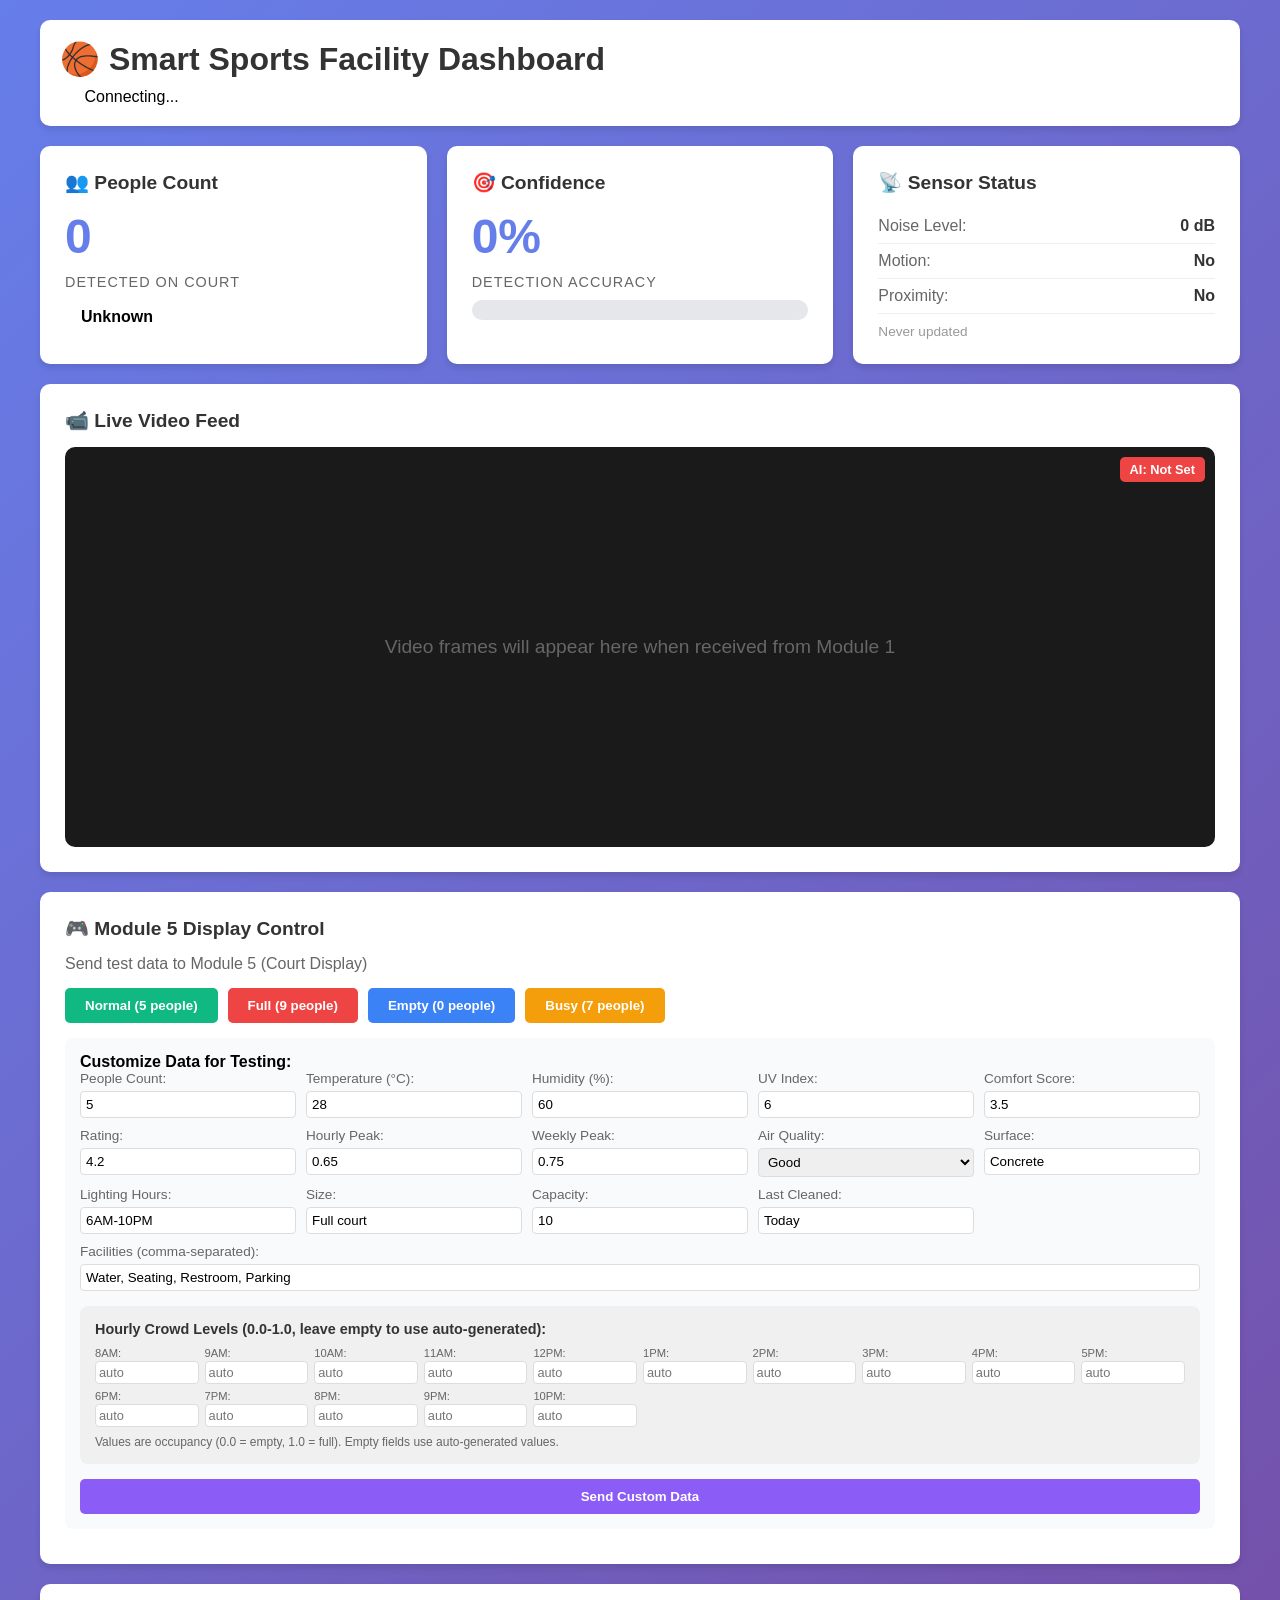
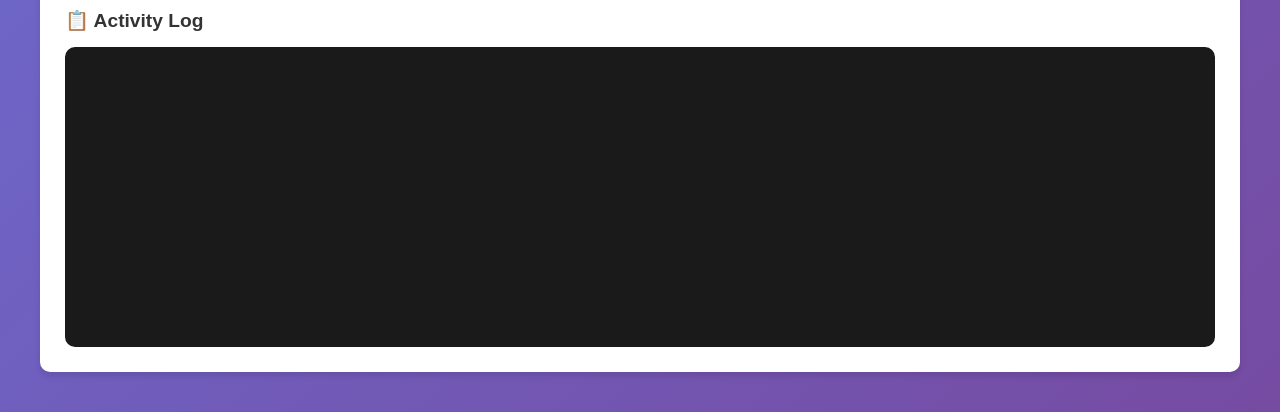
<file: Assignment/templates/dashboard.html>
<!DOCTYPE html>
<html lang="en">
<head>
    <meta charset="UTF-8">
    <meta name="viewport" content="width=device-width, initial-scale=1.0">
    <title>Smart Sports Facility - Dashboard</title>
    <script src="https://cdn.socket.io/4.5.4/socket.io.min.js"></script>
    <style>
        * {
            margin: 0;
            padding: 0;
            box-sizing: border-box;
        }
        
        body {
            font-family: 'Segoe UI', Tahoma, Geneva, Verdana, sans-serif;
            background: linear-gradient(135deg, #667eea 0%, #764ba2 100%);
            min-height: 100vh;
            padding: 20px;
        }
        
        .container {
            max-width: 1200px;
            margin: 0 auto;
        }
        
        .header {
            background: white;
            padding: 20px;
            border-radius: 10px;
            margin-bottom: 20px;
            box-shadow: 0 4px 6px rgba(0,0,0,0.1);
        }
        
        .header h1 {
            color: #333;
            margin-bottom: 10px;
        }
        
        .status-indicator {
            display: inline-block;
            width: 12px;
            height: 12px;
            border-radius: 50%;
            margin-right: 8px;
        }
        
        .status-connected {
            background: #10b981;
            box-shadow: 0 0 10px #10b981;
        }
        
        .status-disconnected {
            background: #ef4444;
        }
        
        .dashboard-grid {
            display: grid;
            grid-template-columns: repeat(auto-fit, minmax(300px, 1fr));
            gap: 20px;
            margin-bottom: 20px;
        }
        
        .card {
            background: white;
            padding: 25px;
            border-radius: 10px;
            box-shadow: 0 4px 6px rgba(0,0,0,0.1);
        }
        
        .card h2 {
            color: #333;
            margin-bottom: 15px;
            font-size: 1.2em;
        }
        
        .stat-value {
            font-size: 3em;
            font-weight: bold;
            color: #667eea;
            margin: 10px 0;
        }
        
        .stat-label {
            color: #666;
            font-size: 0.9em;
            text-transform: uppercase;
            letter-spacing: 1px;
        }
        
        .crowd-level {
            display: inline-block;
            padding: 8px 16px;
            border-radius: 20px;
            font-weight: bold;
            margin-top: 10px;
        }
        
        .level-empty {
            background: #d1fae5;
            color: #065f46;
        }
        
        .level-light {
            background: #dbeafe;
            color: #1e40af;
        }
        
        .level-moderate {
            background: #fef3c7;
            color: #92400e;
        }
        
        .level-full {
            background: #fee2e2;
            color: #991b1b;
        }
        
        .sensor-status {
            display: flex;
            justify-content: space-between;
            padding: 8px 0;
            border-bottom: 1px solid #eee;
        }
        
        .sensor-status:last-child {
            border-bottom: none;
        }
        
        .sensor-name {
            color: #666;
        }
        
        .sensor-value {
            font-weight: bold;
            color: #333;
        }
        
        .confidence-bar {
            width: 100%;
            height: 20px;
            background: #e5e7eb;
            border-radius: 10px;
            overflow: hidden;
            margin-top: 10px;
        }
        
        .confidence-fill {
            height: 100%;
            background: linear-gradient(90deg, #10b981, #3b82f6);
            transition: width 0.3s ease;
        }
        
        .video-container {
            grid-column: 1 / -1;
        }
        
        .video-placeholder {
            width: 100%;
            height: 400px;
            background: #1a1a1a;
            border-radius: 10px;
            position: relative;
            overflow: hidden;
            display: flex;
            align-items: center;
            justify-content: center;
        }
        
        .video-placeholder img {
            width: 100%;
            height: 100%;
            object-fit: contain;
            display: none;
            position: absolute;
            top: 0;
            left: 0;
            z-index: 0;
        }
        
        .video-placeholder .video-text {
            position: absolute;
            z-index: 1;
            color: #666;
            font-size: 1.2em;
            text-align: center;
        }
        
        .video-placeholder img.active {
            display: block !important;
        }
        
        .api-status {
            position: absolute;
            top: 10px;
            right: 10px;
            padding: 5px 10px;
            border-radius: 5px;
            font-size: 0.8em;
            font-weight: bold;
            z-index: 2;
        }
        
        .api-status.enabled {
            background: #10b981;
            color: white;
        }
        
        .api-status.disabled {
            background: #ef4444;
            color: white;
        }
        
        .timestamp {
            color: #999;
            font-size: 0.85em;
            margin-top: 10px;
        }
        
        .log-container {
            background: #1a1a1a;
            color: #10b981;
            padding: 20px;
            border-radius: 10px;
            height: 300px;
            overflow-y: auto;
            font-family: 'Courier New', monospace;
            font-size: 0.9em;
        }
        
        .log-entry {
            margin-bottom: 5px;
            padding: 5px;
        }
        
        .log-entry.error {
            color: #ef4444;
        }
        
        .log-entry.success {
            color: #10b981;
        }
        
        .test-btn {
            padding: 10px 20px;
            border: none;
            border-radius: 5px;
            color: white;
            font-weight: bold;
            cursor: pointer;
            transition: opacity 0.3s;
        }
        
        .test-btn:hover {
            opacity: 0.8;
        }
        
        .test-btn:active {
            opacity: 0.6;
        }
    </style>
</head>
<body>
    <div class="container">
        <div class="header">
            <h1>🏀 Smart Sports Facility Dashboard</h1>
            <p>
                <span class="status-indicator" id="statusIndicator"></span>
                <span id="statusText">Connecting...</span>
            </p>
        </div>
        
        <div class="dashboard-grid">
            <!-- People Count Card -->
            <div class="card">
                <h2>👥 People Count</h2>
                <div class="stat-value" id="peopleCount">0</div>
                <div class="stat-label">Detected on Court</div>
                <div class="crowd-level" id="crowdLevel">Unknown</div>
            </div>
            
            <!-- Confidence Card -->
            <div class="card">
                <h2>🎯 Confidence</h2>
                <div class="stat-value" id="confidence">0%</div>
                <div class="stat-label">Detection Accuracy</div>
                <div class="confidence-bar">
                    <div class="confidence-fill" id="confidenceBar" style="width: 0%"></div>
                </div>
            </div>
            
            <!-- Sensor Status Card -->
            <div class="card">
                <h2>📡 Sensor Status</h2>
                <div class="sensor-status">
                    <span class="sensor-name">Noise Level:</span>
                    <span class="sensor-value" id="noiseLevel">0 dB</span>
                </div>
                <div class="sensor-status">
                    <span class="sensor-name">Motion:</span>
                    <span class="sensor-value" id="motionStatus">No</span>
                </div>
                <div class="sensor-status">
                    <span class="sensor-name">Proximity:</span>
                    <span class="sensor-value" id="proximityStatus">No</span>
                </div>
                <div class="timestamp" id="lastUpdate">Never updated</div>
            </div>
            
            <!-- Video Container -->
            <div class="card video-container">
                <h2>📹 Live Video Feed</h2>
                <div class="video-placeholder" id="videoPlaceholder">
                    <div class="video-text" id="videoText">Video frames will appear here when received from Module 1</div>
                    <img id="videoImage" alt="Live video feed" />
                    <div class="api-status disabled" id="apiStatus">AI: Not Set</div>
                </div>
            </div>
            
            <!-- Module 5 Control Panel -->
            <div class="card" style="grid-column: 1 / -1;">
                <h2>🎮 Module 5 Display Control</h2>
                <p style="color: #666; margin-bottom: 15px;">Send test data to Module 5 (Court Display)</p>
                <div style="display: flex; gap: 10px; flex-wrap: wrap; margin-bottom: 15px;">
                    <button class="test-btn" onclick="sendTestData('normal')" style="background: #10b981;">Normal (5 people)</button>
                    <button class="test-btn" onclick="sendTestData('full')" style="background: #ef4444;">Full (9 people)</button>
                    <button class="test-btn" onclick="sendTestData('empty')" style="background: #3b82f6;">Empty (0 people)</button>
                    <button class="test-btn" onclick="sendTestData('busy')" style="background: #f59e0b;">Busy (7 people)</button>
                </div>
                <div style="margin-top: 15px; padding: 15px; background: #f9fafb; border-radius: 8px;">
                    <h3 style="margin-top: 0; font-size: 1em;">Customize Data for Testing:</h3>
                    <div style="display: grid; grid-template-columns: repeat(auto-fit, minmax(200px, 1fr)); gap: 10px; margin-bottom: 10px;">
                        <div>
                            <label style="display: block; font-size: 0.85em; color: #666; margin-bottom: 5px;">People Count:</label>
                            <input type="number" id="customPeople" value="5" min="0" max="10" style="width: 100%; padding: 5px; border: 1px solid #ddd; border-radius: 4px;">
                        </div>
                        <div>
                            <label style="display: block; font-size: 0.85em; color: #666; margin-bottom: 5px;">Temperature (°C):</label>
                            <input type="number" id="customTemp" value="28" min="0" max="40" style="width: 100%; padding: 5px; border: 1px solid #ddd; border-radius: 4px;">
                        </div>
                        <div>
                            <label style="display: block; font-size: 0.85em; color: #666; margin-bottom: 5px;">Humidity (%):</label>
                            <input type="number" id="customHumidity" value="60" min="0" max="100" style="width: 100%; padding: 5px; border: 1px solid #ddd; border-radius: 4px;">
                        </div>
                        <div>
                            <label style="display: block; font-size: 0.85em; color: #666; margin-bottom: 5px;">UV Index:</label>
                            <input type="number" id="customUV" value="6" min="0" max="11" style="width: 100%; padding: 5px; border: 1px solid #ddd; border-radius: 4px;">
                        </div>
                        <div>
                            <label style="display: block; font-size: 0.85em; color: #666; margin-bottom: 5px;">Comfort Score:</label>
                            <input type="number" id="customComfort" value="3.5" min="0" max="5" step="0.1" style="width: 100%; padding: 5px; border: 1px solid #ddd; border-radius: 4px;">
                        </div>
                        <div>
                            <label style="display: block; font-size: 0.85em; color: #666; margin-bottom: 5px;">Rating:</label>
                            <input type="number" id="customRating" value="4.2" min="0" max="5" step="0.1" style="width: 100%; padding: 5px; border: 1px solid #ddd; border-radius: 4px;">
                        </div>
                        <div>
                            <label style="display: block; font-size: 0.85em; color: #666; margin-bottom: 5px;">Hourly Peak:</label>
                            <input type="number" id="customHourlyPeak" value="0.65" min="0" max="1" step="0.05" style="width: 100%; padding: 5px; border: 1px solid #ddd; border-radius: 4px;">
                        </div>
                        <div>
                            <label style="display: block; font-size: 0.85em; color: #666; margin-bottom: 5px;">Weekly Peak:</label>
                            <input type="number" id="customWeeklyPeak" value="0.75" min="0" max="1" step="0.05" style="width: 100%; padding: 5px; border: 1px solid #ddd; border-radius: 4px;">
                        </div>
                        <div>
                            <label style="display: block; font-size: 0.85em; color: #666; margin-bottom: 5px;">Air Quality:</label>
                            <select id="customAirQuality" style="width: 100%; padding: 5px; border: 1px solid #ddd; border-radius: 4px;">
                                <option value="good" selected>Good</option>
                                <option value="excellent">Excellent</option>
                                <option value="moderate">Moderate</option>
                                <option value="fair">Fair</option>
                                <option value="poor">Poor</option>
                            </select>
                        </div>
                        <div>
                            <label style="display: block; font-size: 0.85em; color: #666; margin-bottom: 5px;">Surface:</label>
                            <input type="text" id="customSurface" value="Concrete" style="width: 100%; padding: 5px; border: 1px solid #ddd; border-radius: 4px;">
                        </div>
                        <div>
                            <label style="display: block; font-size: 0.85em; color: #666; margin-bottom: 5px;">Lighting Hours:</label>
                            <input type="text" id="customLighting" value="6AM-10PM" style="width: 100%; padding: 5px; border: 1px solid #ddd; border-radius: 4px;">
                        </div>
                        <div>
                            <label style="display: block; font-size: 0.85em; color: #666; margin-bottom: 5px;">Size:</label>
                            <input type="text" id="customSize" value="Full court" style="width: 100%; padding: 5px; border: 1px solid #ddd; border-radius: 4px;">
                        </div>
                        <div>
                            <label style="display: block; font-size: 0.85em; color: #666; margin-bottom: 5px;">Capacity:</label>
                            <input type="number" id="customCapacity" value="10" min="1" max="20" style="width: 100%; padding: 5px; border: 1px solid #ddd; border-radius: 4px;">
                        </div>
                        <div>
                            <label style="display: block; font-size: 0.85em; color: #666; margin-bottom: 5px;">Last Cleaned:</label>
                            <input type="text" id="customLastCleaned" value="Today" placeholder="Today, Yesterday, or date" style="width: 100%; padding: 5px; border: 1px solid #ddd; border-radius: 4px;">
                        </div>
                        <div style="grid-column: 1 / -1;">
                            <label style="display: block; font-size: 0.85em; color: #666; margin-bottom: 5px;">Facilities (comma-separated):</label>
                            <input type="text" id="customFacilities" value="Water, Seating, Restroom, Parking" placeholder="Water, Seating, Restroom, Parking" style="width: 100%; padding: 5px; border: 1px solid #ddd; border-radius: 4px;">
                        </div>
                    </div>
                    <div style="margin-top: 15px; padding: 15px; background: #f0f0f0; border-radius: 8px;">
                        <h4 style="margin-top: 0; font-size: 0.9em; color: #333; margin-bottom: 10px;">Hourly Crowd Levels (0.0-1.0, leave empty to use auto-generated):</h4>
                        <div style="display: grid; grid-template-columns: repeat(auto-fit, minmax(100px, 1fr)); gap: 6px;">
                            <div>
                                <label style="display: block; font-size: 0.7em; color: #666; margin-bottom: 2px;">8AM:</label>
                                <input type="number" id="hour8" min="0" max="1" step="0.1" placeholder="auto" style="width: 100%; padding: 3px; border: 1px solid #ddd; border-radius: 4px; font-size: 0.8em;">
                            </div>
                            <div>
                                <label style="display: block; font-size: 0.7em; color: #666; margin-bottom: 2px;">9AM:</label>
                                <input type="number" id="hour9" min="0" max="1" step="0.1" placeholder="auto" style="width: 100%; padding: 3px; border: 1px solid #ddd; border-radius: 4px; font-size: 0.8em;">
                            </div>
                            <div>
                                <label style="display: block; font-size: 0.7em; color: #666; margin-bottom: 2px;">10AM:</label>
                                <input type="number" id="hour10" min="0" max="1" step="0.1" placeholder="auto" style="width: 100%; padding: 3px; border: 1px solid #ddd; border-radius: 4px; font-size: 0.8em;">
                            </div>
                            <div>
                                <label style="display: block; font-size: 0.7em; color: #666; margin-bottom: 2px;">11AM:</label>
                                <input type="number" id="hour11" min="0" max="1" step="0.1" placeholder="auto" style="width: 100%; padding: 3px; border: 1px solid #ddd; border-radius: 4px; font-size: 0.8em;">
                            </div>
                            <div>
                                <label style="display: block; font-size: 0.7em; color: #666; margin-bottom: 2px;">12PM:</label>
                                <input type="number" id="hour12" min="0" max="1" step="0.1" placeholder="auto" style="width: 100%; padding: 3px; border: 1px solid #ddd; border-radius: 4px; font-size: 0.8em;">
                            </div>
                            <div>
                                <label style="display: block; font-size: 0.7em; color: #666; margin-bottom: 2px;">1PM:</label>
                                <input type="number" id="hour13" min="0" max="1" step="0.1" placeholder="auto" style="width: 100%; padding: 3px; border: 1px solid #ddd; border-radius: 4px; font-size: 0.8em;">
                            </div>
                            <div>
                                <label style="display: block; font-size: 0.7em; color: #666; margin-bottom: 2px;">2PM:</label>
                                <input type="number" id="hour14" min="0" max="1" step="0.1" placeholder="auto" style="width: 100%; padding: 3px; border: 1px solid #ddd; border-radius: 4px; font-size: 0.8em;">
                            </div>
                            <div>
                                <label style="display: block; font-size: 0.7em; color: #666; margin-bottom: 2px;">3PM:</label>
                                <input type="number" id="hour15" min="0" max="1" step="0.1" placeholder="auto" style="width: 100%; padding: 3px; border: 1px solid #ddd; border-radius: 4px; font-size: 0.8em;">
                            </div>
                            <div>
                                <label style="display: block; font-size: 0.7em; color: #666; margin-bottom: 2px;">4PM:</label>
                                <input type="number" id="hour16" min="0" max="1" step="0.1" placeholder="auto" style="width: 100%; padding: 3px; border: 1px solid #ddd; border-radius: 4px; font-size: 0.8em;">
                            </div>
                            <div>
                                <label style="display: block; font-size: 0.7em; color: #666; margin-bottom: 2px;">5PM:</label>
                                <input type="number" id="hour17" min="0" max="1" step="0.1" placeholder="auto" style="width: 100%; padding: 3px; border: 1px solid #ddd; border-radius: 4px; font-size: 0.8em;">
                            </div>
                            <div>
                                <label style="display: block; font-size: 0.7em; color: #666; margin-bottom: 2px;">6PM:</label>
                                <input type="number" id="hour18" min="0" max="1" step="0.1" placeholder="auto" style="width: 100%; padding: 3px; border: 1px solid #ddd; border-radius: 4px; font-size: 0.8em;">
                            </div>
                            <div>
                                <label style="display: block; font-size: 0.7em; color: #666; margin-bottom: 2px;">7PM:</label>
                                <input type="number" id="hour19" min="0" max="1" step="0.1" placeholder="auto" style="width: 100%; padding: 3px; border: 1px solid #ddd; border-radius: 4px; font-size: 0.8em;">
                            </div>
                            <div>
                                <label style="display: block; font-size: 0.7em; color: #666; margin-bottom: 2px;">8PM:</label>
                                <input type="number" id="hour20" min="0" max="1" step="0.1" placeholder="auto" style="width: 100%; padding: 3px; border: 1px solid #ddd; border-radius: 4px; font-size: 0.8em;">
                            </div>
                            <div>
                                <label style="display: block; font-size: 0.7em; color: #666; margin-bottom: 2px;">9PM:</label>
                                <input type="number" id="hour21" min="0" max="1" step="0.1" placeholder="auto" style="width: 100%; padding: 3px; border: 1px solid #ddd; border-radius: 4px; font-size: 0.8em;">
                            </div>
                            <div>
                                <label style="display: block; font-size: 0.7em; color: #666; margin-bottom: 2px;">10PM:</label>
                                <input type="number" id="hour22" min="0" max="1" step="0.1" placeholder="auto" style="width: 100%; padding: 3px; border: 1px solid #ddd; border-radius: 4px; font-size: 0.8em;">
                            </div>
                        </div>
                        <p style="font-size: 0.75em; color: #666; margin-top: 8px; margin-bottom: 0;">Values are occupancy (0.0 = empty, 1.0 = full). Empty fields use auto-generated values.</p>
                    </div>
                    <button class="test-btn" onclick="sendCustomTestData()" style="background: #8b5cf6; width: 100%; margin-top: 15px;">Send Custom Data</button>
                </div>
                <div id="module5Status" style="margin-top: 10px; color: #666; font-size: 0.9em;"></div>
            </div>
            
            <!-- Activity Log -->
            <div class="card" style="grid-column: 1 / -1;">
                <h2>📋 Activity Log</h2>
                <div class="log-container" id="logContainer"></div>
            </div>
        </div>
    </div>
    
    <script>
        // Get server URL from current page
        const serverUrl = window.location.origin;
        const socket = io.connect(serverUrl);
        
        // DOM elements
        const statusIndicator = document.getElementById('statusIndicator');
        const statusText = document.getElementById('statusText');
        const peopleCount = document.getElementById('peopleCount');
        const crowdLevel = document.getElementById('crowdLevel');
        const confidence = document.getElementById('confidence');
        const confidenceBar = document.getElementById('confidenceBar');
        const noiseLevel = document.getElementById('noiseLevel');
        const motionStatus = document.getElementById('motionStatus');
        const proximityStatus = document.getElementById('proximityStatus');
        const lastUpdate = document.getElementById('lastUpdate');
        const logContainer = document.getElementById('logContainer');
        const videoPlaceholder = document.getElementById('videoPlaceholder');
        const videoImage = document.getElementById('videoImage');
        const videoText = document.getElementById('videoText');
        const apiStatus = document.getElementById('apiStatus');
        
        // Debug: Check if elements exist
        if (!videoImage) {
            console.error('videoImage element not found!');
        }
        if (!videoText) {
            console.error('videoText element not found!');
        }
        if (!apiStatus) {
            console.error('apiStatus element not found!');
        }
        
        // Logging function
        function addLog(message, type = 'info') {
            const logEntry = document.createElement('div');
            logEntry.className = `log-entry ${type}`;
            logEntry.textContent = `[${new Date().toLocaleTimeString()}] ${message}`;
            logContainer.appendChild(logEntry);
            logContainer.scrollTop = logContainer.scrollHeight;
        }
        
        // Socket.IO event handlers
        socket.on('connect', function() {
            statusIndicator.className = 'status-indicator status-connected';
            statusText.textContent = 'Connected to Server';
            addLog('Connected to server', 'success');
        });
        
        socket.on('disconnect', function() {
            statusIndicator.className = 'status-indicator status-disconnected';
            statusText.textContent = 'Disconnected';
            addLog('Disconnected from server', 'error');
        });
        
        socket.on('VideoFrameUpdate', function(data) {
            console.log('VideoFrameUpdate received:', data);
            
            // Display video frame
            if (data && data.video_frame) {
                console.log('Setting video image, frame size:', data.video_frame.length);
                try {
                    if (!videoImage) {
                        console.error('videoImage element is null!');
                        addLog('Error: videoImage element not found', 'error');
                        return;
                    }
                    
                    const imageSrc = 'data:image/jpeg;base64,' + data.video_frame;
                    videoImage.src = imageSrc;
                    videoImage.classList.add('active');
                    
                    // Hide text when image loads
                    videoImage.onload = function() {
                        if (videoText) {
                            videoText.style.display = 'none';
                        }
                        console.log('Video image loaded successfully');
                    };
                    
                    videoImage.onerror = function() {
                        console.error('Error loading video image');
                        addLog('Error loading video image', 'error');
                    };
                    
                    console.log('Video image src set, active class added');
                    addLog('Video frame received (' + Math.round(data.video_frame.length/1024) + ' KB)', 'success');
                } catch (error) {
                    console.error('Error setting video image:', error);
                    addLog('Error displaying video frame: ' + error.message, 'error');
                }
            } else {
                console.log('No video_frame in data:', data);
                addLog('Video frame received but no data', 'error');
            }
        });
        
        socket.on('CrowdDataUpdate', function(data) {
            console.log('Crowd data received:', data);
            
            const crowdData = data.data;
            
            // Update API status
            if (crowdData.ai_enabled) {
                apiStatus.textContent = 'AI: Enabled';
                apiStatus.className = 'api-status enabled';
            } else {
                apiStatus.textContent = 'AI: Not Set';
                apiStatus.className = 'api-status disabled';
            }
            
            // Update people count
            peopleCount.textContent = crowdData.people_count || 0;
            
            // Update crowd level
            const level = crowdData.crowd_level || 'unknown';
            crowdLevel.textContent = level.toUpperCase();
            crowdLevel.className = 'crowd-level level-' + level;
            
            // Update confidence
            const conf = Math.round((crowdData.confidence || 0) * 100);
            confidence.textContent = conf + '%';
            confidenceBar.style.width = conf + '%';
            
            // Update sensor values
            noiseLevel.textContent = (crowdData.noise_db || 0) + ' dB';
            motionStatus.textContent = crowdData.motion_detected ? 'Yes' : 'No';
            proximityStatus.textContent = crowdData.proximity_triggered ? 'Yes' : 'No';
            
            // Update timestamp
            const timestamp = new Date(data.timestamp || new Date());
            lastUpdate.textContent = 'Last update: ' + timestamp.toLocaleTimeString();
            
            const aiStatus = crowdData.ai_enabled ? 'AI' : 'No AI';
            addLog(`People: ${crowdData.people_count}, Level: ${level}, Confidence: ${conf}%, ${aiStatus}`);
        });
        
        // Handle errors
        socket.on('connect_error', function(error) {
            addLog('Connection error: ' + error, 'error');
        });
        
        // Handle Module 5 button press debug events
        socket.on('ButtonPressDebug', function(data) {
            const buttonName = data.button_name || `T${data.button_id}`;
            const view = data.view || 'unknown';
            const moduleId = data.module_id || 'unknown';
            const timestamp = data.timestamp ? new Date(data.timestamp).toLocaleTimeString() : new Date().toLocaleTimeString();
            
            addLog(`[MODULE5] Button ${data.button_id} (${buttonName}) pressed on ${moduleId} → View: ${view}`, 'info');
            console.log(`[${timestamp}] [MODULE5 DEBUG] Button ${data.button_id} (${buttonName}) → View: ${view}`);
        });
        
        // Module 5 test data function
        function sendTestData(scenario) {
            const statusDiv = document.getElementById('module5Status');
            statusDiv.textContent = `Sending ${scenario} scenario...`;
            
            socket.emit('send_test_data_module5', {
                court_id: 'basketball_a',
                scenario: scenario
            }, function(response) {
                if (response && response.status === 'success') {
                    statusDiv.textContent = `✓ Test data sent: ${scenario} scenario`;
                    statusDiv.style.color = '#10b981';
                    addLog(`Module 5 test data sent: ${scenario}`, 'success');
                } else {
                    statusDiv.textContent = '✗ Failed to send test data';
                    statusDiv.style.color = '#ef4444';
                    addLog('Failed to send Module 5 test data', 'error');
                }
            });
        }
        
        // Module 5 custom test data function
        function sendCustomTestData() {
            const statusDiv = document.getElementById('module5Status');
            statusDiv.textContent = 'Sending custom data...';
            
            // Get custom values from inputs
            const customData = {
                'people': parseInt(document.getElementById('customPeople').value) || 5,
                'temp': parseInt(document.getElementById('customTemp').value) || 28,
                'humidity': parseInt(document.getElementById('customHumidity').value) || 60,
                'uv': parseInt(document.getElementById('customUV').value) || 6,
                'comfort': parseFloat(document.getElementById('customComfort').value) || 3.5,
                'rating': parseFloat(document.getElementById('customRating').value) || 4.2,
                'hourly_peak': parseFloat(document.getElementById('customHourlyPeak').value) || 0.65,
                'weekly_peak': parseFloat(document.getElementById('customWeeklyPeak').value) || 0.75,
                'air_quality': document.getElementById('customAirQuality').value || 'good',
                'surface': document.getElementById('customSurface').value || 'Concrete',
                'lighting_hours': document.getElementById('customLighting').value || '6AM-10PM',
                'size': document.getElementById('customSize').value || 'Full court',
                'capacity': parseInt(document.getElementById('customCapacity').value) || 10,
                'last_cleaned': document.getElementById('customLastCleaned').value || 'Today',
                'facilities': document.getElementById('customFacilities').value.split(',').map(f => f.trim()).filter(f => f.length > 0) || ['Water', 'Seating', 'Restroom', 'Parking']
            };
            
            // Collect custom hourly values (if provided)
            // Use integer keys (not strings) so Python can match them correctly
            const customHourly = {};
            const hourInputs = [
                {id: 'hour8', hour: 8},
                {id: 'hour9', hour: 9},
                {id: 'hour10', hour: 10},
                {id: 'hour11', hour: 11},
                {id: 'hour12', hour: 12},
                {id: 'hour13', hour: 13},
                {id: 'hour14', hour: 14},
                {id: 'hour15', hour: 15},
                {id: 'hour16', hour: 16},
                {id: 'hour17', hour: 17},
                {id: 'hour18', hour: 18},
                {id: 'hour19', hour: 19},
                {id: 'hour20', hour: 20},
                {id: 'hour21', hour: 21},
                {id: 'hour22', hour: 22}
            ];
            
            hourInputs.forEach(({id, hour}) => {
                const input = document.getElementById(id);
                const value = input.value.trim();
                if (value !== '' && !isNaN(parseFloat(value))) {
                    const occupancy = parseFloat(value);
                    if (occupancy >= 0 && occupancy <= 1) {
                        // Use integer key (JavaScript will convert to string in JSON, but Python will handle it)
                        customHourly[hour] = occupancy;
                    }
                }
            });
            
            // Add custom hourly data if any values were provided
            if (Object.keys(customHourly).length > 0) {
                customData['custom_hourly'] = customHourly;
            }
            
            // Determine crowd level based on people count
            let level = 'normal';
            if (customData.people === 0) level = 'empty';
            else if (customData.people >= 9) level = 'full';
            else if (customData.people >= 7) level = 'busy';
            else if (customData.people <= 2) level = 'light';
            
            customData['level'] = level;
            customData['wait'] = level === 'full' ? 30 : (level === 'busy' ? 20 : (level === 'normal' ? 10 : 0));
            
            socket.emit('send_test_data_module5', {
                court_id: 'basketball_a',
                scenario: 'custom',
                custom_data: customData
            }, function(response) {
                if (response && response.status === 'success') {
                    statusDiv.textContent = `✓ Custom data sent (${customData.people} people, ${level})`;
                    statusDiv.style.color = '#10b981';
                    addLog(`Module 5 custom data sent: ${customData.people} people, ${level}, T:${customData.temp}°C, R:${customData.rating}`, 'success');
                } else {
                    statusDiv.textContent = '✗ Failed to send custom data';
                    statusDiv.style.color = '#ef4444';
                    addLog('Failed to send Module 5 custom data', 'error');
                }
            });
        }
        
        // Initial log
        addLog('Dashboard initialized. Waiting for data from Module 1...');
    </script>
</body>
</html>
</file>
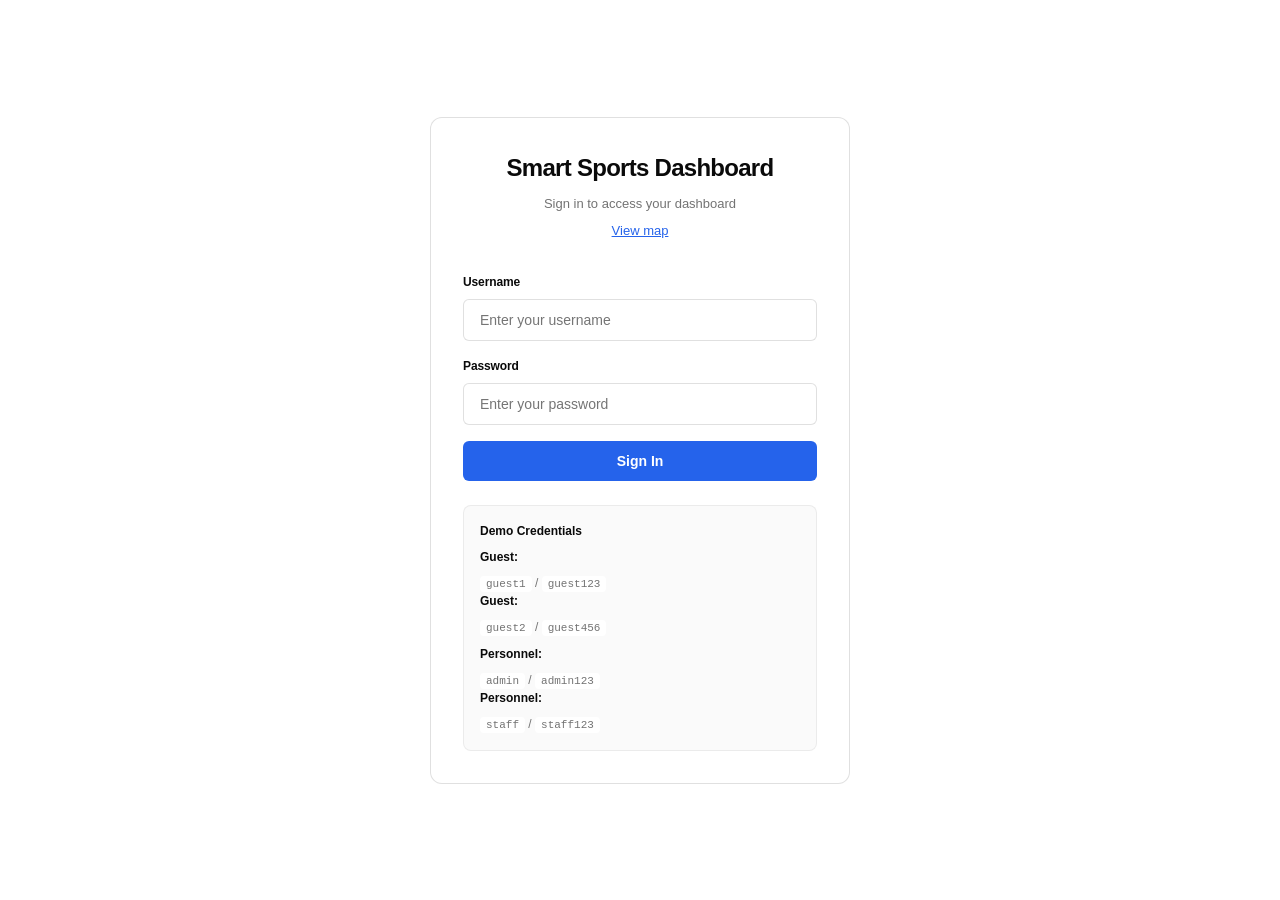
<file: Assignment/group_project/templates/login.html>
<!doctype html>
<html lang="en">
<head>
  <meta charset="UTF-8" />
  <meta name="viewport" content="width=device-width, initial-scale=1.0" />
  <link rel="icon" href="{{ url_for('static', filename='loop-1-svgrepo-com.svg') }}" type="image/svg+xml" />
  <title>Smart Sports Dashboard - Login</title>
  <script src="https://code.jquery.com/jquery-3.6.0.min.js"></script>
  <style>
    :root{
      --bg: #ffffff;
      --card: #ffffff;
      --surface: #fafafa;
      --text: #0a0a0a;
      --textSecondary: #525252;
      --textMuted: #737373;
      --textFaint: #a3a3a3;
      --border: rgba(0,0,0,0.12);
      --borderSubtle: rgba(0,0,0,0.06);
      --accent: #2563eb;
      --accentBg: rgba(37,99,235,0.08);
      --accentBorder: rgba(37,99,235,0.2);
      --success: #16a34a;
      --danger: #dc2626;
      --warning: #ea580c;
      --s4: 4px;
      --s8: 8px;
      --s12: 12px;
      --s16: 16px;
      --s24: 24px;
      --s32: 32px;
      --r4: 4px;
      --r6: 6px;
      --r8: 8px;
      --r12: 12px;
    }

    * { box-sizing: border-box; }
    html, body { 
      height: 100%; 
      margin: 0; 
      background: var(--bg);
      font-family: -apple-system, BlinkMacSystemFont, "Segoe UI", Inter, Roboto, Arial, sans-serif;
      font-size: 14px;
      line-height: 1.5;
      -webkit-font-smoothing: antialiased;
      -moz-osx-font-smoothing: grayscale;
    }

    .login-container {
      min-height: 100vh;
      display: flex;
      align-items: center;
      justify-content: center;
      padding: var(--s24);
    }

    .login-card {
      background: var(--card);
      border: 0.5px solid var(--border);
      border-radius: var(--r12);
      padding: var(--s32);
      max-width: 420px;
      width: 100%;
    }

    .login-header {
      margin-bottom: var(--s32);
      text-align: center;
    }

    .login-header h1 {
      font-size: 24px;
      font-weight: 700;
      letter-spacing: -0.03em;
      color: var(--text);
      margin: 0 0 var(--s8) 0;
    }

    .login-header p {
      font-size: 13px;
      color: var(--textMuted);
      margin: 0;
    }

    .error-message {
      background: rgba(220,38,38,0.08);
      border: 0.5px solid rgba(220,38,38,0.2);
      color: var(--danger);
      padding: var(--s12);
      border-radius: var(--r6);
      margin-bottom: var(--s16);
      font-size: 13px;
      display: none;
    }

    .form-group {
      margin-bottom: var(--s16);
    }

    .form-group label {
      display: block;
      font-size: 12px;
      font-weight: 600;
      color: var(--text);
      margin-bottom: var(--s8);
      letter-spacing: -0.01em;
    }

    .form-group input {
      width: 100%;
      padding: var(--s12) var(--s16);
      border: 0.5px solid var(--border);
      border-radius: var(--r6);
      font-size: 14px;
      font-family: inherit;
      background: var(--card);
      color: var(--text);
      transition: border-color 150ms;
    }

    .form-group input:focus {
      outline: none;
      border-color: var(--accent);
    }

    .login-btn {
      width: 100%;
      padding: var(--s12) var(--s16);
      background: var(--accent);
      color: white;
      border: none;
      border-radius: var(--r6);
      font-size: 14px;
      font-weight: 600;
      cursor: pointer;
      transition: background 150ms;
      font-family: inherit;
    }

    .login-btn:hover {
      background: #1d4ed8;
    }

    .login-btn:active {
      background: #1e40af;
    }

    .demo-credentials {
      margin-top: var(--s24);
      padding: var(--s16);
      background: var(--surface);
      border: 0.5px solid var(--borderSubtle);
      border-radius: var(--r8);
      font-size: 12px;
      color: var(--textMuted);
    }

    .demo-credentials strong {
      display: block;
      margin-bottom: var(--s8);
      color: var(--text);
      font-weight: 600;
    }

    .demo-credentials code {
      background: var(--card);
      padding: 2px 6px;
      border-radius: var(--r4);
      font-family: ui-monospace, SFMono-Regular, Menlo, Monaco, Consolas, "Liberation Mono", "Courier New", monospace;
      font-size: 11px;
    }
  </style>
</head>
<body>
  <div class="login-container">
    <div class="login-card">
      <div class="login-header">
        <h1>Smart Sports Dashboard</h1>
        <p>Sign in to access your dashboard</p>
        <p style="margin-top: 8px; font-size: 13px;"><a href="/map" style="color: #2563eb;">View map</a></p>
      </div>

      <div class="error-message" id="errorMessage">
        Invalid credentials. Please try again.
      </div>

      <form id="loginForm" onsubmit="handleLogin(event)">
        <div class="form-group">
          <label for="username">Username</label>
          <input type="text" id="username" name="username" required placeholder="Enter your username" autocomplete="username">
        </div>

        <div class="form-group">
          <label for="password">Password</label>
          <input type="password" id="password" name="password" required placeholder="Enter your password" autocomplete="current-password">
        </div>

        <button type="submit" class="login-btn">Sign In</button>
      </form>

      <div class="demo-credentials">
        <strong>Demo Credentials</strong>
        <div style="margin-top: var(--s8);">
          <strong>Guest:</strong> <code>guest1</code> / <code>guest123</code><br>
          <strong>Guest:</strong> <code>guest2</code> / <code>guest456</code>
        </div>
        <div style="margin-top: var(--s8);">
          <strong>Personnel:</strong> <code>admin</code> / <code>admin123</code><br>
          <strong>Personnel:</strong> <code>staff</code> / <code>staff123</code>
        </div>
      </div>
    </div>
  </div>

  <script>
    function handleLogin(event) {
      event.preventDefault();
      
      const username = $('#username').val();
      const password = $('#password').val();

      // Send login request - server will auto-detect role based on credentials
      $.ajax({
        url: '/login',
        method: 'POST',
        contentType: 'application/json',
        data: JSON.stringify({
          username: username,
          password: password
        }),
        success: function(response) {
          if (response.success) {
            // Store role in sessionStorage for client-side checks
            sessionStorage.setItem('role', response.role);
            sessionStorage.setItem('username', response.username);
            
            // Redirect based on role
            if (response.role === 'guest') {
              window.location.href = '/guest_dashboard';
            } else {
              window.location.href = '/personnel_dashboard';
            }
          } else {
            $('#errorMessage').text(response.message || 'Invalid credentials').fadeIn();
            setTimeout(() => $('#errorMessage').fadeOut(), 3000);
          }
        },
        error: function(xhr) {
          const response = xhr.responseJSON || {};
          $('#errorMessage').text(response.message || 'Login failed. Please try again.').fadeIn();
          setTimeout(() => $('#errorMessage').fadeOut(), 3000);
        }
      });
    }
  </script>
</body>
</html>
</file>
